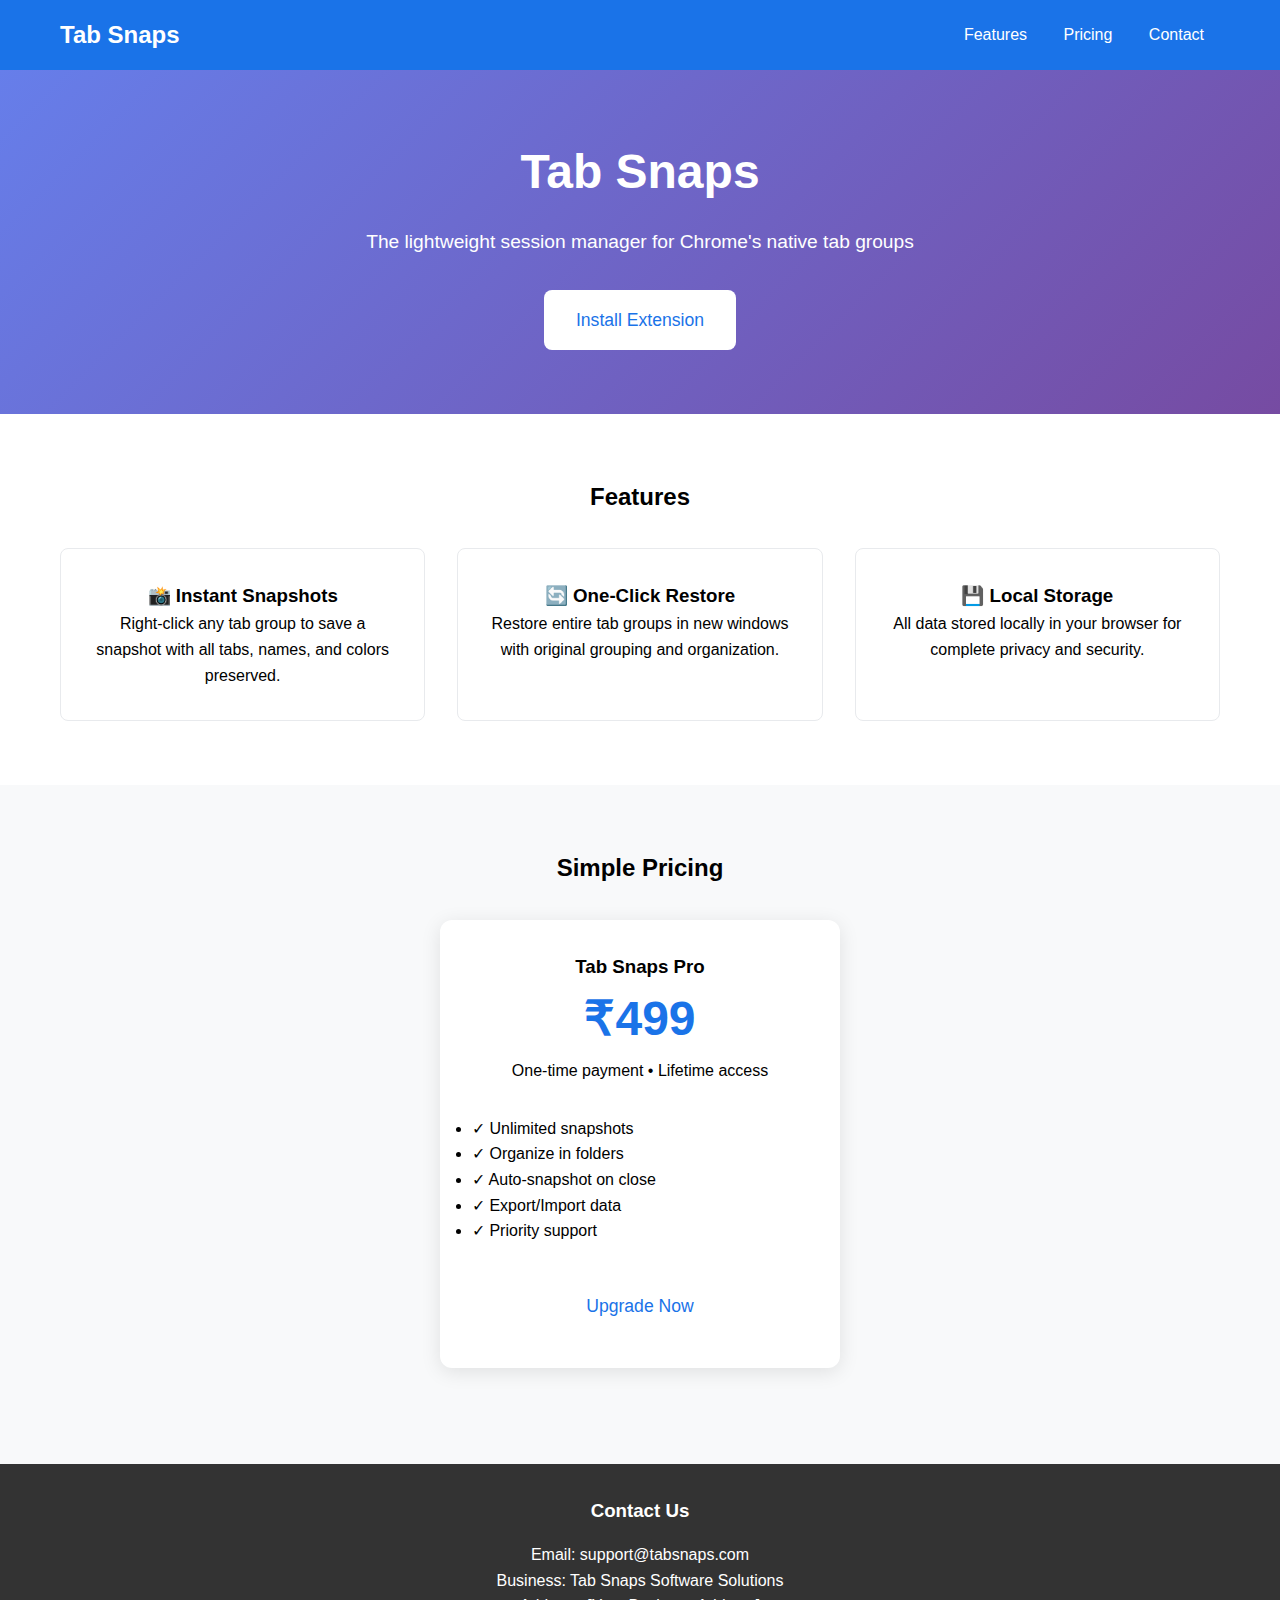
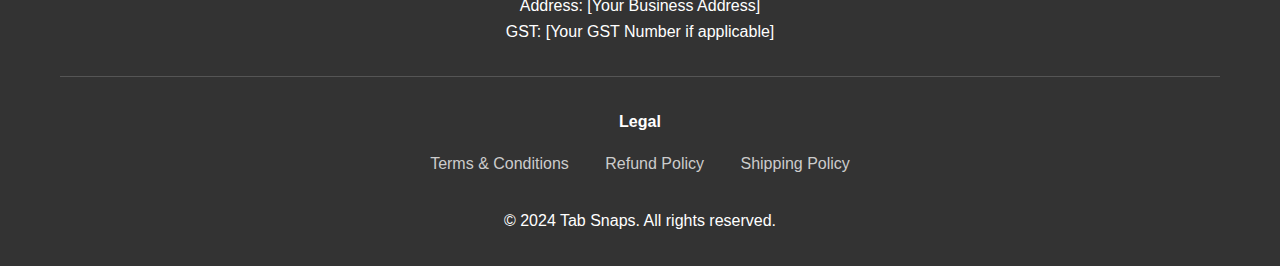
<file: index.html>
<!DOCTYPE html>
<html lang="en">
<head>
    <meta charset="UTF-8">
    <meta name="viewport" content="width=device-width, initial-scale=1.0">
    <title>Tab Snaps - Chrome Extension for Tab Group Management</title>
    <style>
        * { margin: 0; padding: 0; box-sizing: border-box; }
        body { font-family: -apple-system, BlinkMacSystemFont, 'Segoe UI', Roboto, sans-serif; line-height: 1.6; }
        .container { max-width: 1200px; margin: 0 auto; padding: 0 20px; }
        
        header { background: #1a73e8; color: white; padding: 1rem 0; }
        .header-content { display: flex; justify-content: space-between; align-items: center; }
        .logo { font-size: 1.5rem; font-weight: bold; }
        
        .hero { background: linear-gradient(135deg, #667eea 0%, #764ba2 100%); color: white; padding: 4rem 0; text-align: center; }
        .hero h1 { font-size: 3rem; margin-bottom: 1rem; }
        .hero p { font-size: 1.2rem; margin-bottom: 2rem; }
        .cta-button { background: white; color: #1a73e8; padding: 1rem 2rem; border: none; border-radius: 8px; font-size: 1.1rem; cursor: pointer; text-decoration: none; display: inline-block; }
        
        .features { padding: 4rem 0; }
        .features-grid { display: grid; grid-template-columns: repeat(auto-fit, minmax(300px, 1fr)); gap: 2rem; margin-top: 2rem; }
        .feature { text-align: center; padding: 2rem; border: 1px solid #e8eaed; border-radius: 8px; }
        
        .pricing { background: #f8f9fa; padding: 4rem 0; text-align: center; }
        .price-card { background: white; padding: 2rem; border-radius: 12px; box-shadow: 0 4px 20px rgba(0,0,0,0.1); max-width: 400px; margin: 2rem auto; }
        .price { font-size: 3rem; color: #1a73e8; font-weight: bold; }
        
        footer { background: #333; color: white; padding: 2rem 0; text-align: center; }
        .contact-info { margin-top: 1rem; }
    </style>
</head>
<body>
    <header>
        <div class="container">
            <div class="header-content">
                <div class="logo">Tab Snaps</div>
                <nav>
                    <a href="#features" style="color: white; text-decoration: none; margin: 0 1rem;">Features</a>
                    <a href="#pricing" style="color: white; text-decoration: none; margin: 0 1rem;">Pricing</a>
                    <a href="#contact" style="color: white; text-decoration: none; margin: 0 1rem;">Contact</a>
                </nav>
            </div>
        </div>
    </header>

    <section class="hero">
        <div class="container">
            <h1>Tab Snaps</h1>
            <p>The lightweight session manager for Chrome's native tab groups</p>
            <a href="https://chrome.google.com/webstore" class="cta-button">Install Extension</a>
        </div>
    </section>

    <section id="features" class="features">
        <div class="container">
            <h2 style="text-align: center; margin-bottom: 2rem;">Features</h2>
            <div class="features-grid">
                <div class="feature">
                    <h3>📸 Instant Snapshots</h3>
                    <p>Right-click any tab group to save a snapshot with all tabs, names, and colors preserved.</p>
                </div>
                <div class="feature">
                    <h3>🔄 One-Click Restore</h3>
                    <p>Restore entire tab groups in new windows with original grouping and organization.</p>
                </div>
                <div class="feature">
                    <h3>💾 Local Storage</h3>
                    <p>All data stored locally in your browser for complete privacy and security.</p>
                </div>
            </div>
        </div>
    </section>

    <section id="pricing" class="pricing">
        <div class="container">
            <h2>Simple Pricing</h2>
            <div class="price-card">
                <h3>Tab Snaps Pro</h3>
                <div class="price">₹499</div>
                <p>One-time payment • Lifetime access</p>
                <ul style="text-align: left; margin: 2rem 0;">
                    <li>✓ Unlimited snapshots</li>
                    <li>✓ Organize in folders</li>
                    <li>✓ Auto-snapshot on close</li>
                    <li>✓ Export/Import data</li>
                    <li>✓ Priority support</li>
                </ul>
                <a href="#" class="cta-button">Upgrade Now</a>
            </div>
        </div>
    </section>

    <footer id="contact">
        <div class="container">
            <h3>Contact Us</h3>
            <div class="contact-info">
                <p>Email: support@tabsnaps.com</p>
                <p>Business: Tab Snaps Software Solutions</p>
                <p>Address: [Your Business Address]</p>
                <p>GST: [Your GST Number if applicable]</p>
            </div>
            
            <div style="margin: 2rem 0; padding-top: 2rem; border-top: 1px solid #555;">
                <h4>Legal</h4>
                <div style="margin-top: 1rem;">
                    <a href="https://merchant.razorpay.com/policy/R821ej06ruhygx/terms" target="_blank" style="color: #ccc; text-decoration: none; margin: 0 1rem;">Terms & Conditions</a>
                    <a href="https://merchant.razorpay.com/policy/R821ej06ruhygx/refund" target="_blank" style="color: #ccc; text-decoration: none; margin: 0 1rem;">Refund Policy</a>
                    <a href="https://merchant.razorpay.com/policy/R821ej06ruhygx/shipping" target="_blank" style="color: #ccc; text-decoration: none; margin: 0 1rem;">Shipping Policy</a>
                </div>
            </div>
            
            <p style="margin-top: 2rem;">&copy; 2024 Tab Snaps. All rights reserved.</p>
        </div>
    </footer>
</body>
</html>
</file>
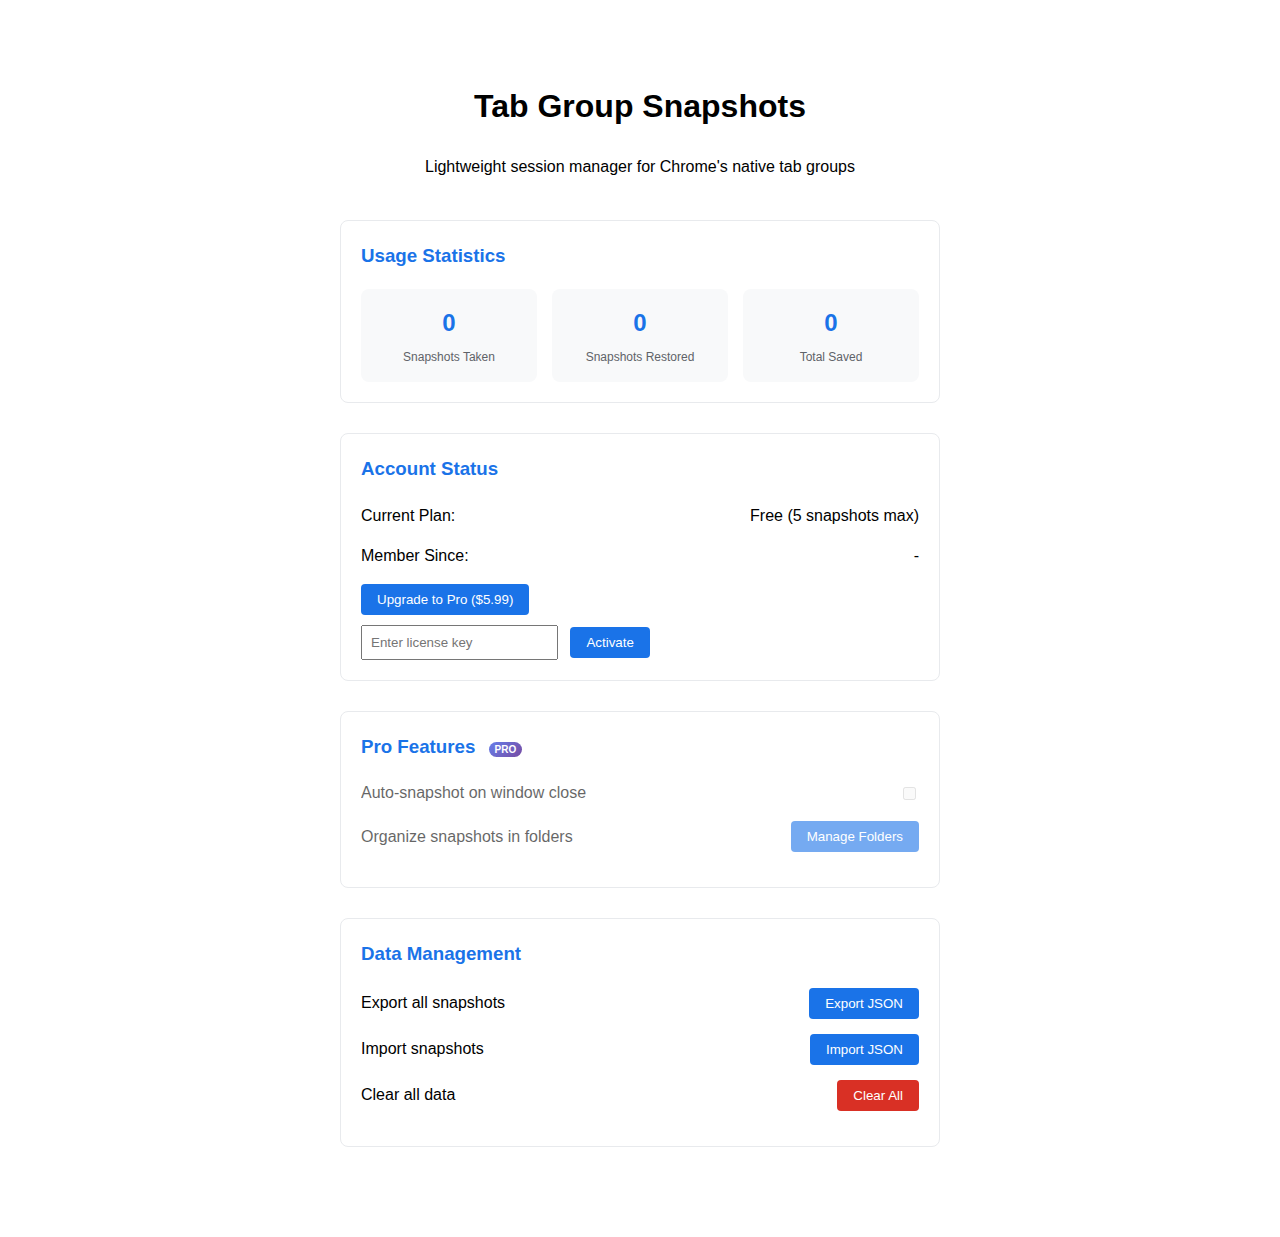
<file: options.html>
<!DOCTYPE html>
<html>
<head>
  <meta charset="utf-8">
  <title>Tab Group Snapshots - Settings</title>
  <style>
    body {
      font-family: -apple-system, BlinkMacSystemFont, 'Segoe UI', Roboto, sans-serif;
      max-width: 600px;
      margin: 40px auto;
      padding: 20px;
      line-height: 1.6;
    }
    
    .header {
      text-align: center;
      margin-bottom: 40px;
    }
    
    .section {
      margin: 30px 0;
      padding: 20px;
      border: 1px solid #e8eaed;
      border-radius: 8px;
    }
    
    .section h3 {
      margin-top: 0;
      color: #1a73e8;
    }
    
    .setting-item {
      display: flex;
      justify-content: space-between;
      align-items: center;
      margin: 15px 0;
    }
    
    .pro-feature {
      opacity: 0.6;
      pointer-events: none;
    }
    
    .pro-badge {
      background: linear-gradient(135deg, #667eea 0%, #764ba2 100%);
      color: white;
      font-size: 10px;
      padding: 2px 6px;
      border-radius: 10px;
      margin-left: 8px;
    }
    
    button {
      background: #1a73e8;
      color: white;
      border: none;
      padding: 8px 16px;
      border-radius: 4px;
      cursor: pointer;
    }
    
    button:hover {
      background: #1557b0;
    }
    
    .stats-grid {
      display: grid;
      grid-template-columns: repeat(auto-fit, minmax(150px, 1fr));
      gap: 15px;
      margin-top: 15px;
    }
    
    .stat-item {
      text-align: center;
      padding: 15px;
      background: #f8f9fa;
      border-radius: 8px;
    }
    
    .stat-number {
      font-size: 24px;
      font-weight: bold;
      color: #1a73e8;
    }
    
    .stat-label {
      font-size: 12px;
      color: #5f6368;
      margin-top: 5px;
    }
  </style>
</head>
<body>
  <div class="header">
    <h1>Tab Group Snapshots</h1>
    <p>Lightweight session manager for Chrome's native tab groups</p>
  </div>

  <div class="section">
    <h3>Usage Statistics</h3>
    <div class="stats-grid" id="statsGrid">
      <div class="stat-item">
        <div class="stat-number" id="snapshotsTaken">0</div>
        <div class="stat-label">Snapshots Taken</div>
      </div>
      <div class="stat-item">
        <div class="stat-number" id="snapshotsRestored">0</div>
        <div class="stat-label">Snapshots Restored</div>
      </div>
      <div class="stat-item">
        <div class="stat-number" id="totalSnapshots">0</div>
        <div class="stat-label">Total Saved</div>
      </div>
    </div>
  </div>

  <div class="section">
    <h3>Account Status</h3>
    <div class="setting-item">
      <span>Current Plan:</span>
      <span id="planStatus">Free (5 snapshots max)</span>
    </div>
    <div class="setting-item">
      <span>Member Since:</span>
      <span id="memberSince">-</span>
    </div>
    <button id="upgradeBtn">Upgrade to Pro ($5.99)</button>
    <div style="margin-top: 10px;">
      <input type="text" id="licenseKey" placeholder="Enter license key" style="padding: 8px; margin-right: 8px;">
      <button id="activateBtn">Activate</button>
    </div>
  </div>

  <div class="section">
    <h3>Pro Features <span class="pro-badge">PRO</span></h3>
    <div class="setting-item pro-feature" id="autoSnapshotSetting">
      <span>Auto-snapshot on window close</span>
      <input type="checkbox" id="autoSnapshot" disabled>
    </div>
    <div class="setting-item pro-feature" id="foldersSetting">
      <span>Organize snapshots in folders</span>
      <button disabled>Manage Folders</button>
    </div>
  </div>

  <div class="section">
    <h3>Data Management</h3>
    <div class="setting-item">
      <span>Export all snapshots</span>
      <button id="exportBtn">Export JSON</button>
    </div>
    <div class="setting-item">
      <span>Import snapshots</span>
      <input type="file" id="importFile" accept=".json" style="display: none;">
      <button id="importBtn">Import JSON</button>
    </div>
    <div class="setting-item">
      <span>Clear all data</span>
      <button id="clearBtn" style="background: #d93025;">Clear All</button>
    </div>
  </div>

  <script src="options.js"></script>
</body>
</html>
</file>
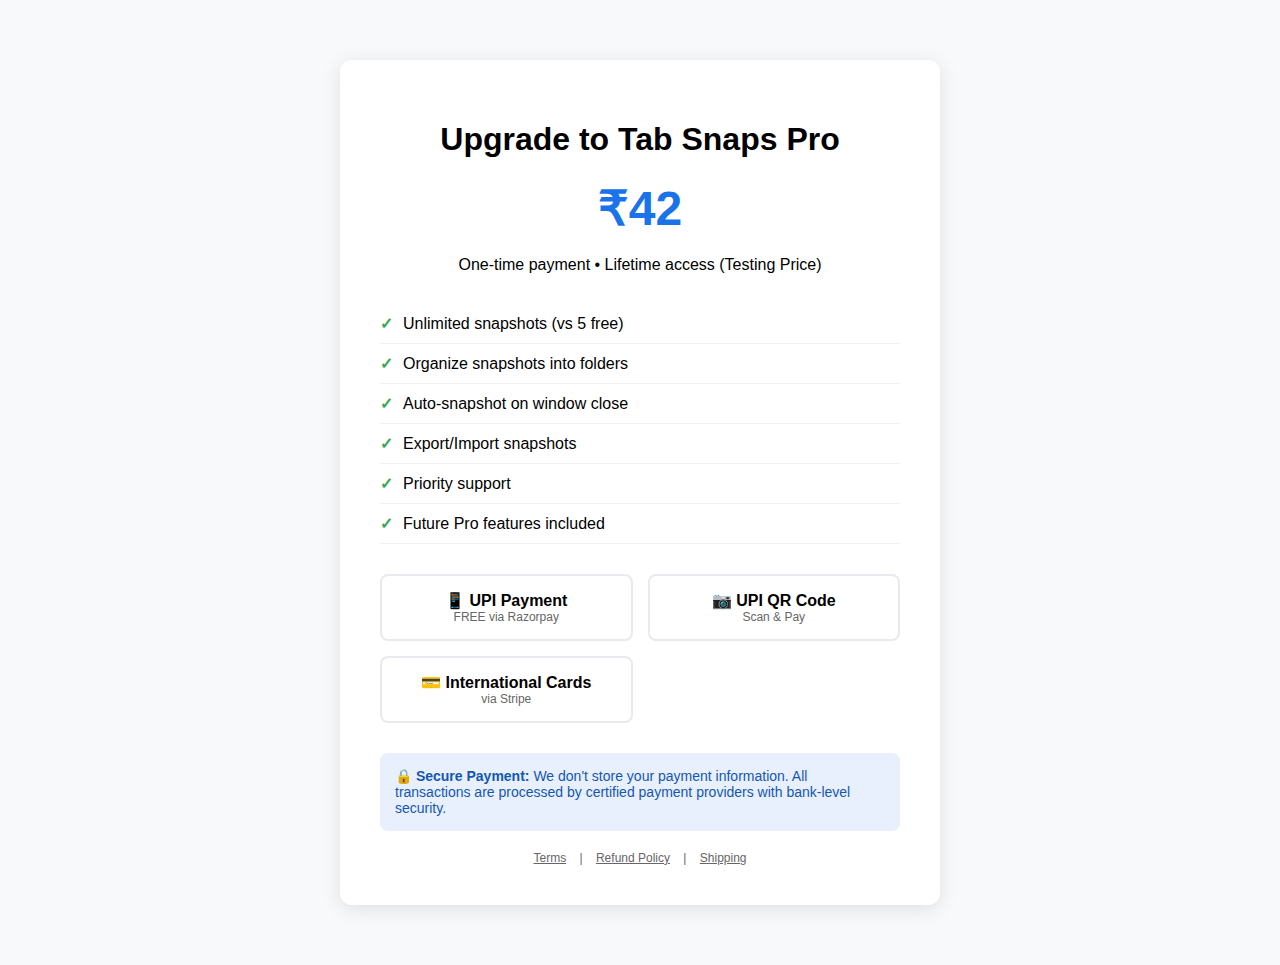
<file: payment.html>
<!DOCTYPE html>
<html>
<head>
    <meta charset="utf-8">
    <title>Tab Snaps - Upgrade to Pro</title>
    <style>
        body {
            font-family: -apple-system, BlinkMacSystemFont, 'Segoe UI', Roboto, sans-serif;
            max-width: 600px;
            margin: 40px auto;
            padding: 20px;
            background: #f8f9fa;
        }
        
        .payment-container {
            background: white;
            padding: 40px;
            border-radius: 12px;
            box-shadow: 0 4px 20px rgba(0,0,0,0.1);
        }
        
        .header {
            text-align: center;
            margin-bottom: 30px;
        }
        
        .price {
            font-size: 48px;
            font-weight: bold;
            color: #1a73e8;
            margin: 20px 0;
        }
        
        .features {
            list-style: none;
            padding: 0;
            margin: 30px 0;
        }
        
        .features li {
            padding: 10px 0;
            border-bottom: 1px solid #f0f0f0;
        }
        
        .features li:before {
            content: "✓";
            color: #34a853;
            font-weight: bold;
            margin-right: 10px;
        }
        
        .payment-methods {
            display: grid;
            grid-template-columns: repeat(auto-fit, minmax(200px, 1fr));
            gap: 15px;
            margin: 30px 0;
        }
        
        .payment-btn {
            padding: 15px 20px;
            border: 2px solid #e8eaed;
            border-radius: 8px;
            background: white;
            cursor: pointer;
            text-align: center;
            transition: all 0.2s;
        }
        
        .payment-btn:hover {
            border-color: #1a73e8;
            background: #f8f9fa;
        }
        
        .security-note {
            background: #e8f0fe;
            padding: 15px;
            border-radius: 8px;
            font-size: 14px;
            color: #1557b0;
            margin-top: 20px;
        }
    </style>
</head>
<body>
    <div class="payment-container">
        <div class="header">
            <h1>Upgrade to Tab Snaps Pro</h1>
            <div class="price">₹42</div>
            <div>One-time payment • Lifetime access (Testing Price)</div>
        </div>
        
        <ul class="features">
            <li>Unlimited snapshots (vs 5 free)</li>
            <li>Organize snapshots into folders</li>
            <li>Auto-snapshot on window close</li>
            <li>Export/Import snapshots</li>
            <li>Priority support</li>
            <li>Future Pro features included</li>
        </ul>
        
        <div class="payment-methods">
            <div class="payment-btn" onclick="payWithRazorpay()">
                <div style="font-weight: bold;">📱 UPI Payment</div>
                <div style="font-size: 12px; color: #666;">FREE via Razorpay</div>
            </div>
            
            <div class="payment-btn" onclick="showUPIQR()">
                <div style="font-weight: bold;">📷 UPI QR Code</div>
                <div style="font-size: 12px; color: #666;">Scan & Pay</div>
            </div>
            
            <div class="payment-btn" onclick="payWithStripe()">
                <div style="font-weight: bold;">💳 International Cards</div>
                <div style="font-size: 12px; color: #666;">via Stripe</div>
            </div>
        </div>
        
        <div class="security-note">
            🔒 <strong>Secure Payment:</strong> We don't store your payment information. 
            All transactions are processed by certified payment providers with bank-level security.
        </div>
        
        <div style="text-align: center; margin-top: 20px; font-size: 12px; color: #666;">
            <a href="https://merchant.razorpay.com/policy/R821ej06ruhygx/terms" target="_blank" style="color: #666; margin: 0 10px;">Terms</a> |
            <a href="https://merchant.razorpay.com/policy/R821ej06ruhygx/refund" target="_blank" style="color: #666; margin: 0 10px;">Refund Policy</a> |
            <a href="https://merchant.razorpay.com/policy/R821ej06ruhygx/shipping" target="_blank" style="color: #666; margin: 0 10px;">Shipping</a>
        </div>
    </div>
    
    <script src="payment.js"></script>
</body>
</html>
</file>
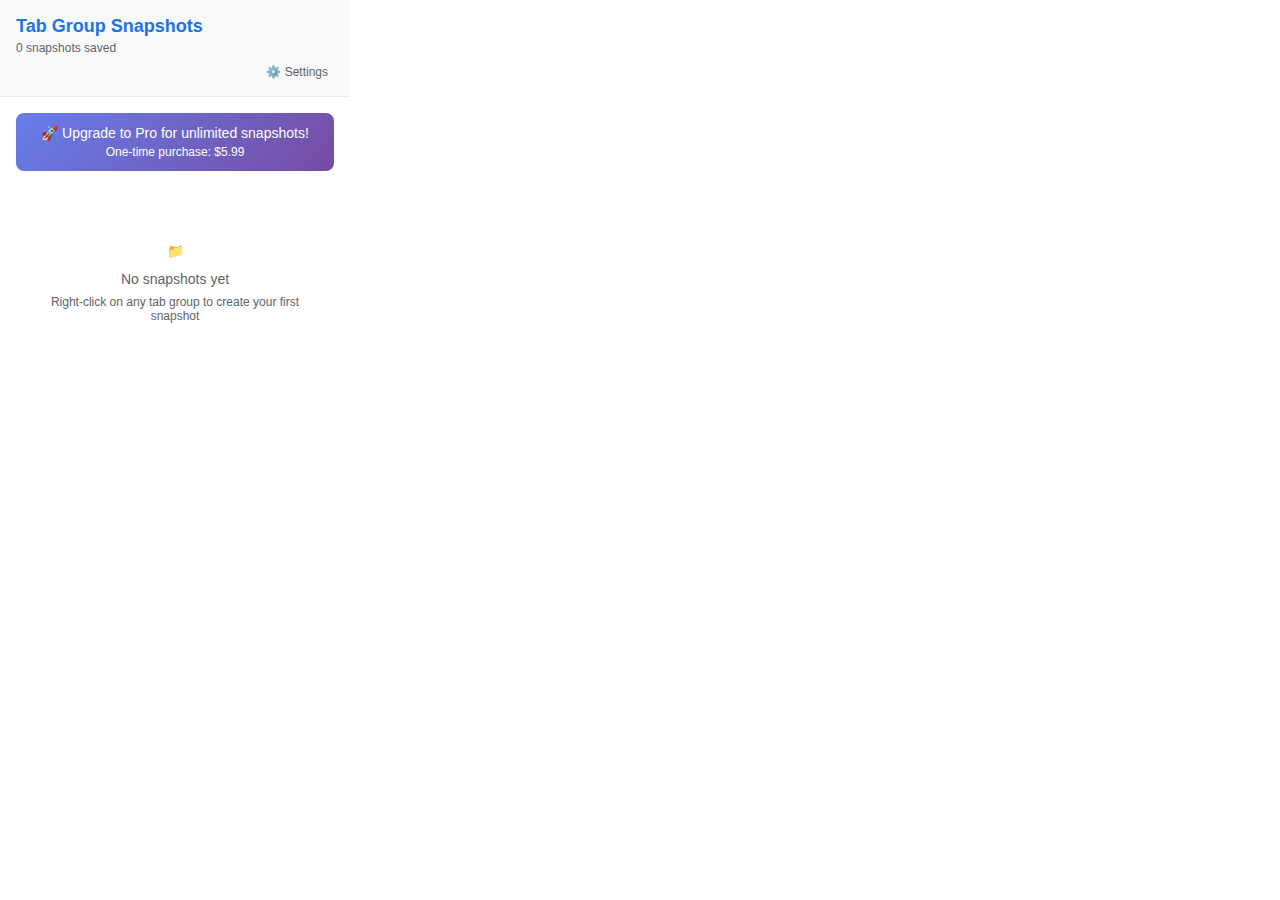
<file: popup.html>
<!DOCTYPE html>
<html>
<head>
  <meta charset="utf-8">
  <link rel="stylesheet" href="styles.css">
  <style>
    body {
      width: 350px;
      min-height: 400px;
      margin: 0;
      font-family: -apple-system, BlinkMacSystemFont, 'Segoe UI', Roboto, sans-serif;
      font-size: 14px;
    }
    
    .header {
      background: #f8f9fa;
      padding: 16px;
      border-bottom: 1px solid #e9ecef;
    }
    
    .header h1 {
      margin: 0;
      font-size: 18px;
      font-weight: 600;
      color: #1a73e8;
    }
    
    .stats {
      font-size: 12px;
      color: #5f6368;
      margin-top: 4px;
    }
    
    .content {
      padding: 16px;
    }
    
    .snapshot-item {
      display: flex;
      align-items: center;
      padding: 12px;
      border: 1px solid #e8eaed;
      border-radius: 8px;
      margin-bottom: 8px;
      cursor: pointer;
      transition: background-color 0.2s;
    }
    
    .snapshot-item:hover {
      background-color: #f8f9fa;
    }
    
    .group-color {
      width: 12px;
      height: 12px;
      border-radius: 50%;
      margin-right: 12px;
      flex-shrink: 0;
    }
    
    .snapshot-info {
      flex: 1;
    }
    
    .snapshot-name {
      font-weight: 500;
      margin-bottom: 4px;
    }
    
    .snapshot-meta {
      font-size: 12px;
      color: #5f6368;
    }
    
    .empty-state {
      text-align: center;
      padding: 40px 20px;
      color: #5f6368;
    }
    
    .upgrade-banner {
      background: linear-gradient(135deg, #667eea 0%, #764ba2 100%);
      color: white;
      padding: 12px 16px;
      margin: 16px;
      border-radius: 8px;
      text-align: center;
      cursor: pointer;
    }
    
    .upgrade-banner.hidden {
      display: none;
    }
  </style>
</head>
<body>
  <div class="header">
    <h1>Tab Group Snapshots</h1>
    <div class="stats" id="stats">0 snapshots saved</div>
    <div style="text-align: right; margin-top: 8px;">
      <button id="settingsBtn" style="background: none; border: none; color: #5f6368; cursor: pointer; font-size: 12px;">⚙️ Settings</button>
    </div>
  </div>
  
  <div class="upgrade-banner" id="upgradeBanner">
    <div>🚀 Upgrade to Pro for unlimited snapshots!</div>
    <div style="font-size: 12px; margin-top: 4px;">One-time purchase: $5.99</div>
  </div>
  
  <div class="content">
    <div id="snapshotsList"></div>
    <div class="empty-state" id="emptyState">
      <div>📁</div>
      <div style="margin-top: 12px;">No snapshots yet</div>
      <div style="font-size: 12px; margin-top: 8px;">Right-click on any tab group to create your first snapshot</div>
    </div>
  </div>
  
  <script src="popup.js"></script>
</body>
</html>
</file>
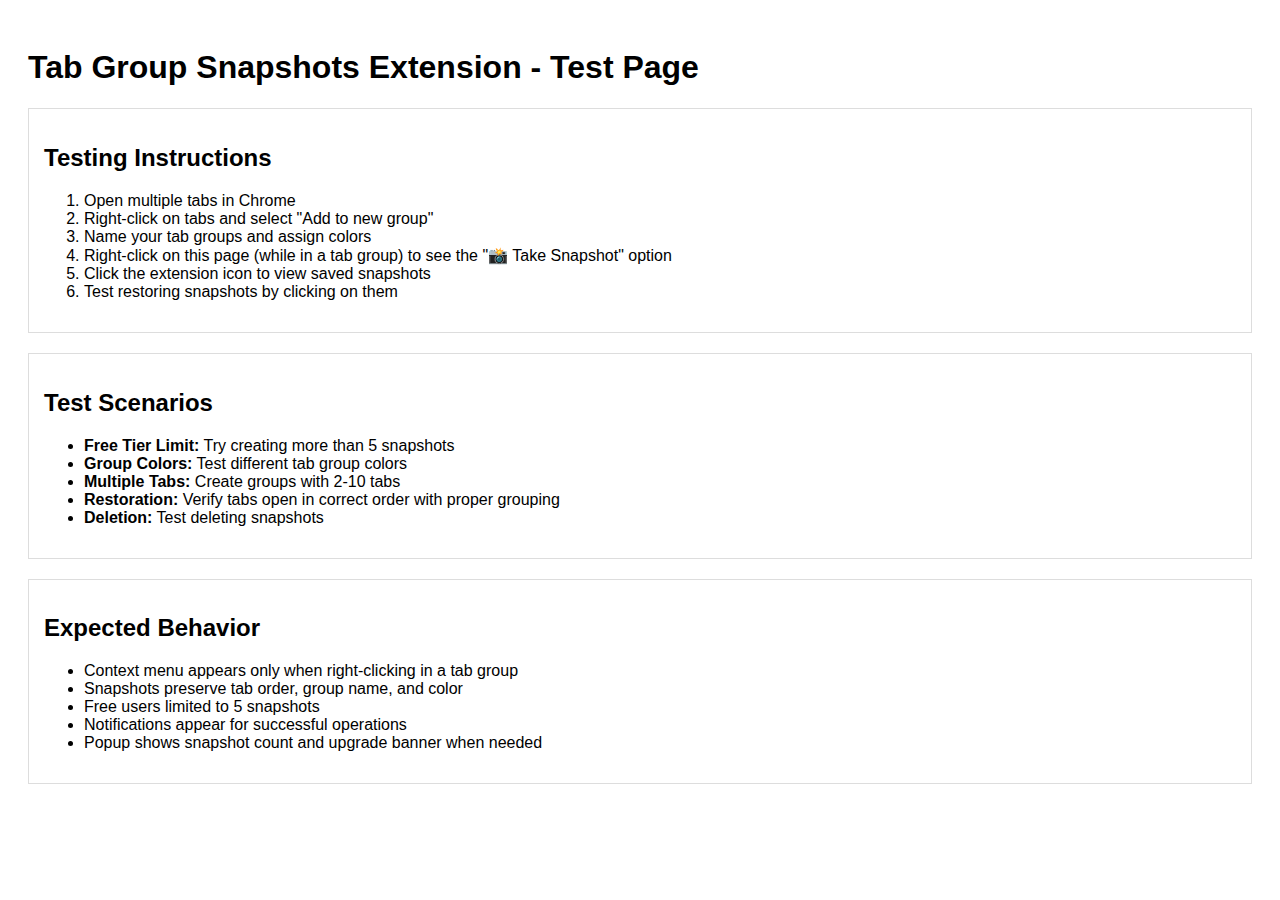
<file: test.html>
<!DOCTYPE html>
<html>
<head>
    <title>Tab Group Snapshots - Test Page</title>
    <style>
        body { font-family: Arial, sans-serif; padding: 20px; }
        .test-section { margin: 20px 0; padding: 15px; border: 1px solid #ddd; }
        .success { color: green; }
        .error { color: red; }
    </style>
</head>
<body>
    <h1>Tab Group Snapshots Extension - Test Page</h1>
    
    <div class="test-section">
        <h2>Testing Instructions</h2>
        <ol>
            <li>Open multiple tabs in Chrome</li>
            <li>Right-click on tabs and select "Add to new group"</li>
            <li>Name your tab groups and assign colors</li>
            <li>Right-click on this page (while in a tab group) to see the "📸 Take Snapshot" option</li>
            <li>Click the extension icon to view saved snapshots</li>
            <li>Test restoring snapshots by clicking on them</li>
        </ol>
    </div>
    
    <div class="test-section">
        <h2>Test Scenarios</h2>
        <ul>
            <li><strong>Free Tier Limit:</strong> Try creating more than 5 snapshots</li>
            <li><strong>Group Colors:</strong> Test different tab group colors</li>
            <li><strong>Multiple Tabs:</strong> Create groups with 2-10 tabs</li>
            <li><strong>Restoration:</strong> Verify tabs open in correct order with proper grouping</li>
            <li><strong>Deletion:</strong> Test deleting snapshots</li>
        </ul>
    </div>
    
    <div class="test-section">
        <h2>Expected Behavior</h2>
        <ul>
            <li>Context menu appears only when right-clicking in a tab group</li>
            <li>Snapshots preserve tab order, group name, and color</li>
            <li>Free users limited to 5 snapshots</li>
            <li>Notifications appear for successful operations</li>
            <li>Popup shows snapshot count and upgrade banner when needed</li>
        </ul>
    </div>
</body>
</html>
</file>
<file: styles.css>
/* Additional styles for Tab Group Snapshots extension */

.snapshot-actions {
  display: flex;
  gap: 8px;
  opacity: 0;
  transition: opacity 0.2s;
}

.snapshot-item:hover .snapshot-actions {
  opacity: 1;
}

.restore-btn, .delete-btn {
  background: none;
  border: none;
  font-size: 16px;
  cursor: pointer;
  padding: 4px;
  border-radius: 4px;
  transition: background-color 0.2s;
}

.restore-btn:hover {
  background-color: #e8f0fe;
}

.delete-btn:hover {
  background-color: #fce8e6;
}

.upgrade-banner:hover {
  transform: translateY(-1px);
  box-shadow: 0 4px 12px rgba(0,0,0,0.15);
}

/* Loading state */
.loading {
  display: flex;
  align-items: center;
  justify-content: center;
  padding: 40px;
  color: #5f6368;
}

/* Pro badge */
.pro-badge {
  background: linear-gradient(135deg, #667eea 0%, #764ba2 100%);
  color: white;
  font-size: 10px;
  padding: 2px 6px;
  border-radius: 10px;
  margin-left: 8px;
}
</file>
